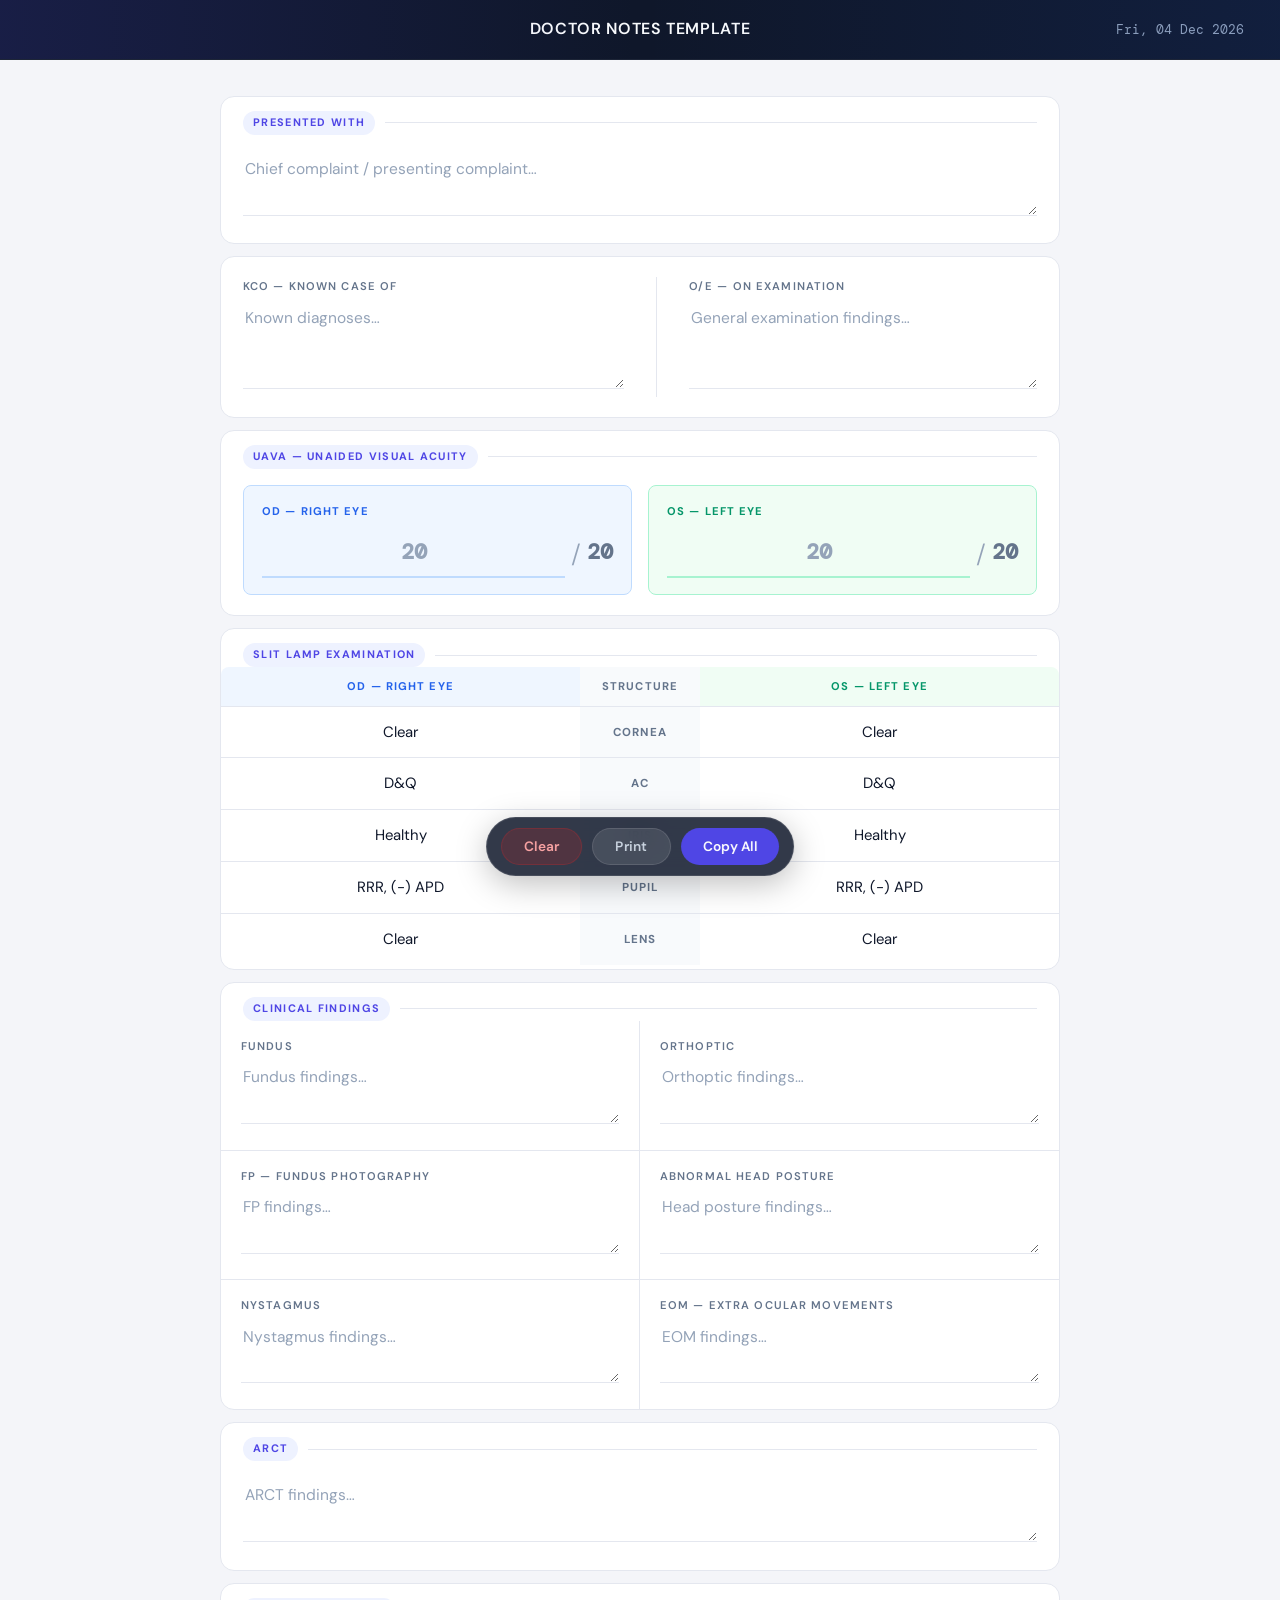
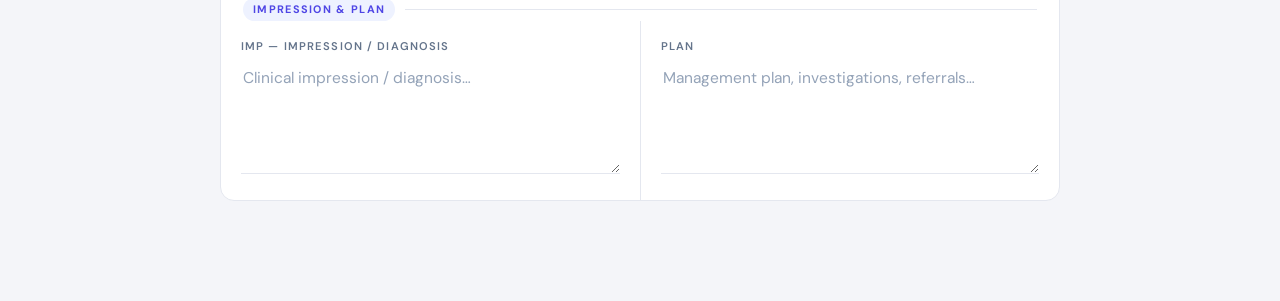
<file: index.html>
<!doctype html>
<html lang="en">
  <head>
    <meta charset="UTF-8" />
    <meta name="viewport" content="width=device-width, initial-scale=1.0" />
    <title>Doctor Notes Template</title>
    <link rel="preconnect" href="https://fonts.googleapis.com" />
    <link rel="preconnect" href="https://fonts.gstatic.com" crossorigin />
    <link href="https://fonts.googleapis.com/css2?family=DM+Sans:opsz,wght@9..40,300;9..40,400;9..40,500;9..40,600;9..40,700&family=DM+Mono:wght@400;500&display=swap" rel="stylesheet" />
    <link rel="stylesheet" href="style.css" />
  </head>
  <body>

    <header>
      <div></div>
      <div class="header-title">Doctor Notes Template</div>
      <div class="header-date" id="datetime"></div>
    </header>

    <div class="page">

      <!-- Patient Presented With -->
      <div class="section">
        <div class="section-header">
          <span class="section-tag">Presented With</span>
          <div class="section-rule"></div>
        </div>
        <div class="section-body">
          <textarea id="presentedWith" placeholder="Chief complaint / presenting complaint…" rows="2"></textarea>
        </div>
      </div>

      <!-- KCO & O/E -->
      <div class="section">
        <div class="section-body" style="padding-top:20px;">
          <div class="cols-2">
            <div>
              <div class="field-label">KCO — Known Case Of</div>
              <textarea id="kco" placeholder="Known diagnoses…" rows="3"></textarea>
            </div>
            <div>
              <div class="field-label">O/E — On Examination</div>
              <textarea id="oe" placeholder="General examination findings…" rows="3"></textarea>
            </div>
          </div>
        </div>
      </div>

      <!-- Visual Acuity -->
      <div class="section">
        <div class="section-header">
          <span class="section-tag">UAVA — Unaided Visual Acuity</span>
          <div class="section-rule"></div>
        </div>
        <div class="section-body">
          <div class="va-grid">
            <div class="va-eye od">
              <div class="va-eye-label">OD &mdash; Right Eye</div>
              <div class="va-fraction">
                <input type="text" id="vaODNum" placeholder="20" />
                <span class="va-slash">/</span>
                <span class="va-denom">20</span>
              </div>
            </div>
            <div class="va-eye os">
              <div class="va-eye-label">OS &mdash; Left Eye</div>
              <div class="va-fraction">
                <input type="text" id="vaOSNum" placeholder="20" />
                <span class="va-slash">/</span>
                <span class="va-denom">20</span>
              </div>
            </div>
          </div>
        </div>
      </div>

      <!-- Slit Lamp Examination -->
      <div class="section">
        <div class="section-header">
          <span class="section-tag">Slit Lamp Examination</span>
          <div class="section-rule"></div>
        </div>
        <div class="section-body" style="padding: 0 0 4px;">
          <table class="slit-table">
            <thead>
              <tr>
                <th class="col-od">OD — Right Eye</th>
                <th class="col-struct">Structure</th>
                <th class="col-os">OS — Left Eye</th>
              </tr>
            </thead>
            <tbody id="slitLampBody"></tbody>
          </table>
        </div>
      </div>

      <!-- Findings -->
      <div class="section">
        <div class="section-header">
          <span class="section-tag">Clinical Findings</span>
          <div class="section-rule"></div>
        </div>
        <div class="findings-grid">
          <div class="finding-item">
            <div class="field-label">Fundus</div>
            <textarea id="fundus" placeholder="Fundus findings…" rows="2"></textarea>
          </div>
          <div class="finding-item">
            <div class="field-label">Orthoptic</div>
            <textarea id="orthoptic" placeholder="Orthoptic findings…" rows="2"></textarea>
          </div>
          <div class="finding-item">
            <div class="field-label">FP — Fundus Photography</div>
            <textarea id="fp" placeholder="FP findings…" rows="2"></textarea>
          </div>
          <div class="finding-item">
            <div class="field-label">Abnormal Head Posture</div>
            <textarea id="ahp" placeholder="Head posture findings…" rows="2"></textarea>
          </div>
          <div class="finding-item">
            <div class="field-label">Nystagmus</div>
            <textarea id="nystagmus" placeholder="Nystagmus findings…" rows="2"></textarea>
          </div>
          <div class="finding-item">
            <div class="field-label">EOM — Extra Ocular Movements</div>
            <textarea id="eom" placeholder="EOM findings…" rows="2"></textarea>
          </div>
        </div>
      </div>

      <!-- ARCT -->
      <div class="section">
        <div class="section-header">
          <span class="section-tag">ARCT</span>
          <div class="section-rule"></div>
        </div>
        <div class="section-body">
          <textarea id="arct" placeholder="ARCT findings…" rows="2"></textarea>
        </div>
      </div>

      <!-- Impression & Plan -->
      <div class="section">
        <div class="section-header">
          <span class="section-tag">Impression &amp; Plan</span>
          <div class="section-rule"></div>
        </div>
        <div class="imp-plan-grid">
          <div>
            <div class="field-label">IMP — Impression / Diagnosis</div>
            <textarea id="imp" placeholder="Clinical impression / diagnosis…" rows="4"></textarea>
          </div>
          <div>
            <div class="field-label">Plan</div>
            <textarea id="plan" placeholder="Management plan, investigations, referrals…" rows="4"></textarea>
          </div>
        </div>
      </div>

    </div><!-- /page -->

    <!-- Floating Action Bar -->
    <div class="action-bar">
      <button class="btn-clear" onclick="clearForm()">Clear</button>
      <button class="btn-print" onclick="window.print()">Print</button>
      <button class="btn-copy"  onclick="copyAll()">Copy All</button>
    </div>

    <div id="toast"></div>

    <script src="script.js"></script>
  </body>
</html>
</file>
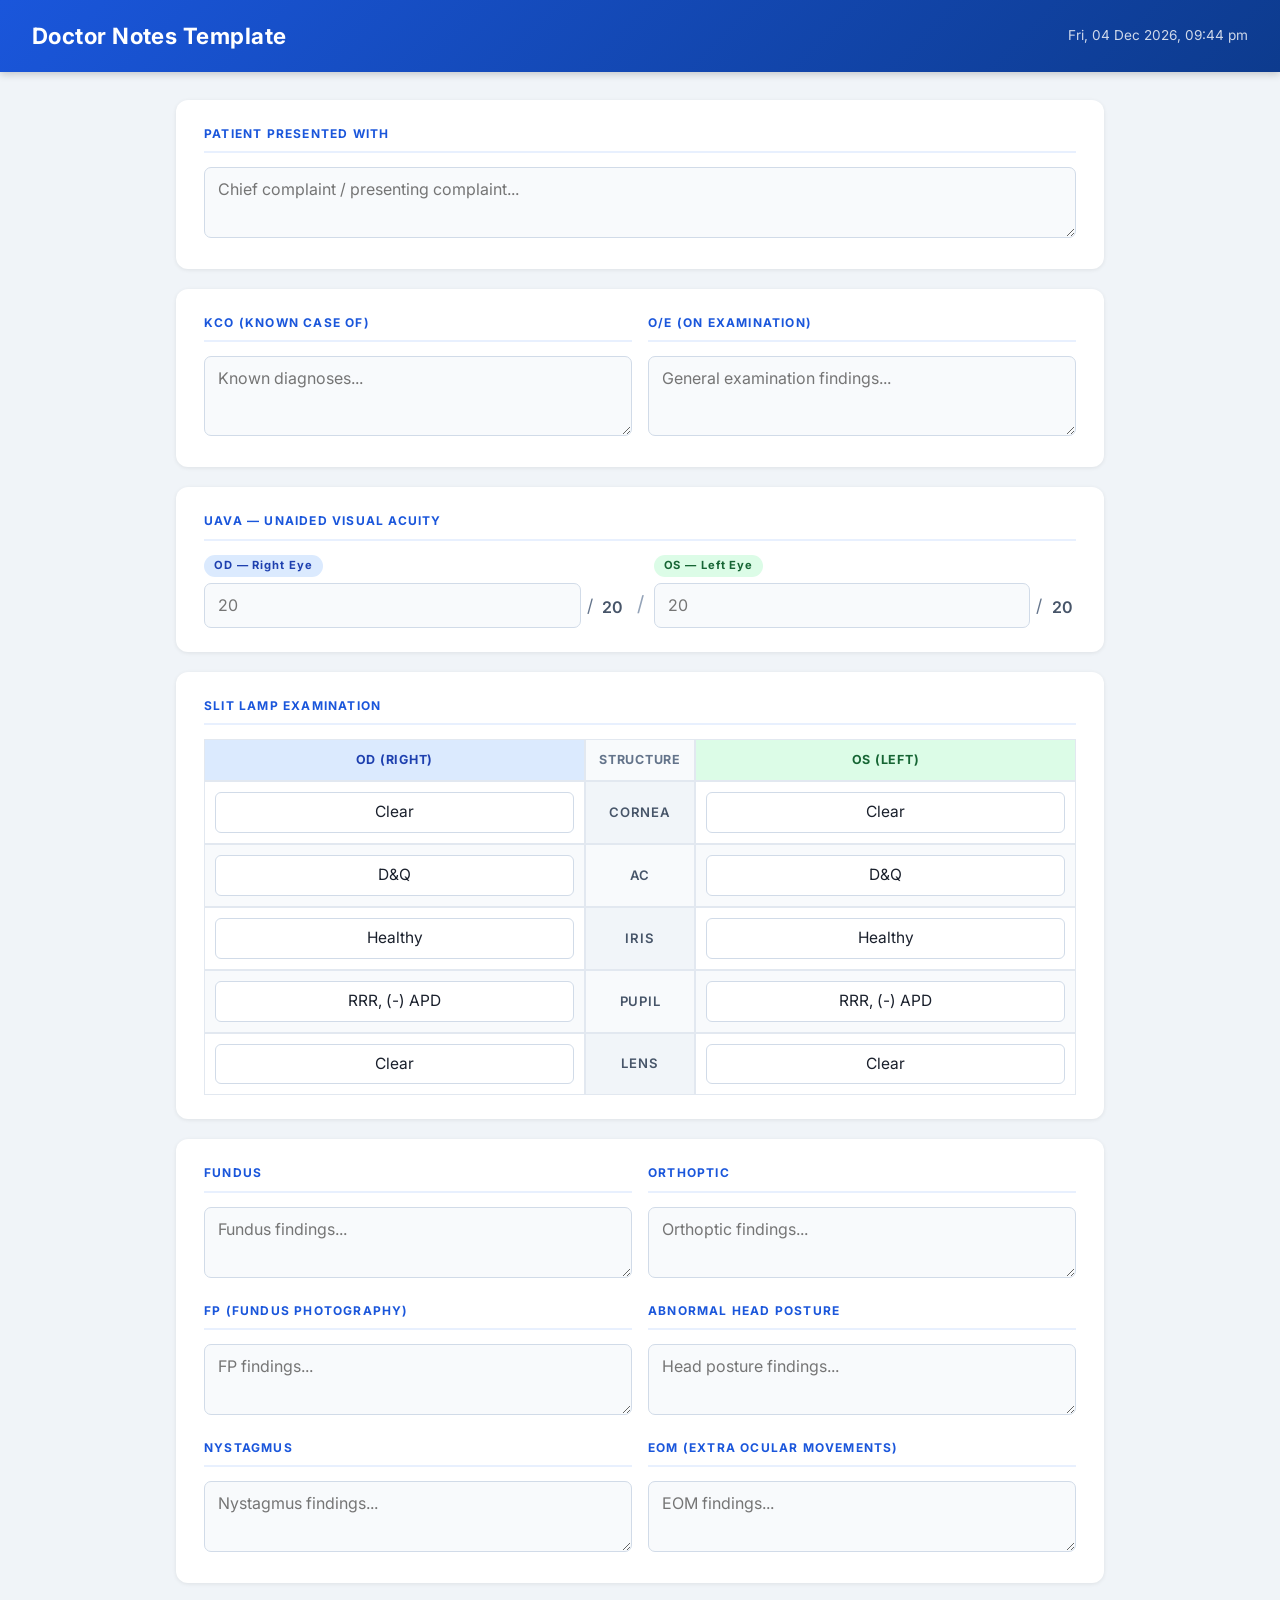
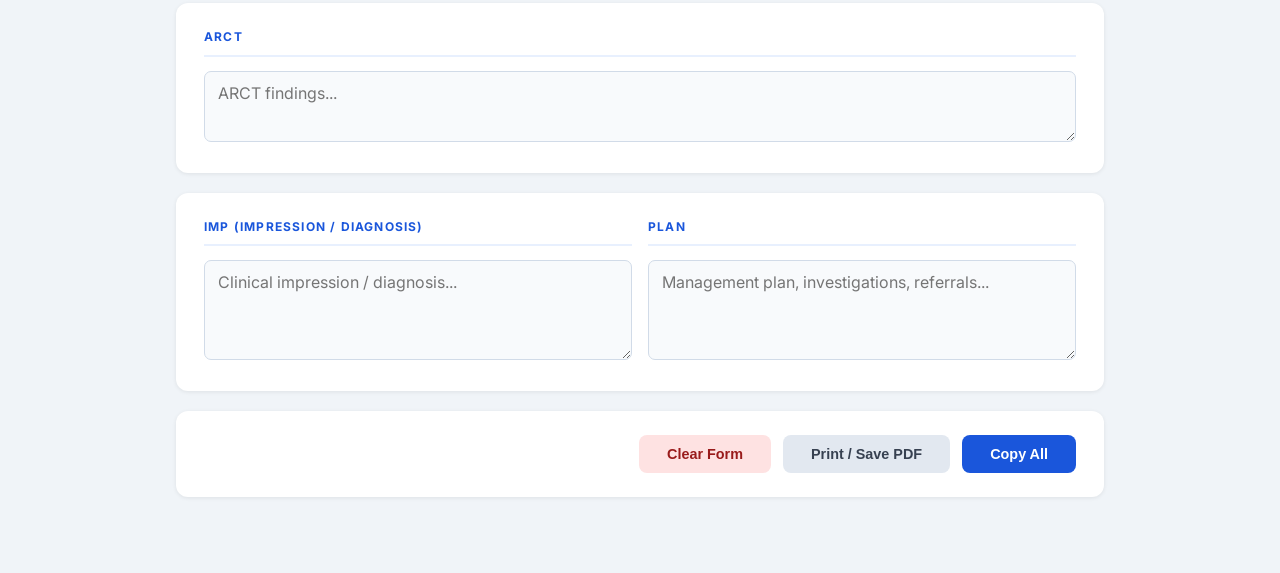
<file: doctor-template.html>
<!doctype html>
<html lang="en">
  <head>
    <meta charset="UTF-8" />
    <meta name="viewport" content="width=device-width, initial-scale=1.0" />
    <title>Doctor Notes Template</title>
    <link rel="preconnect" href="https://fonts.googleapis.com" />
    <link rel="preconnect" href="https://fonts.gstatic.com" crossorigin />
    <link href="https://fonts.googleapis.com/css2?family=Inter:wght@400;500;600;700&display=swap" rel="stylesheet" />
    <style>
      *,
      *::before,
      *::after {
        box-sizing: border-box;
        margin: 0;
        padding: 0;
      }

      body {
        font-family: "Inter", "Segoe UI", system-ui, sans-serif;
        background: #f0f4f8;
        color: #1a202c;
        min-height: 100vh;
        font-size: 15px;
        line-height: 1.6;
      }

      header {
        background: linear-gradient(135deg, #1a56db 0%, #0d3b8e 100%);
        color: white;
        padding: 18px 32px;
        display: flex;
        align-items: center;
        justify-content: space-between;
        box-shadow: 0 2px 8px rgba(0, 0, 0, 0.2);
      }
      header h1 {
        font-size: 1.4rem;
        font-weight: 700;
        letter-spacing: 0.02em;
      }
      header span {
        font-size: 0.85rem;
        opacity: 0.8;
      }

      .container {
        max-width: 960px;
        margin: 28px auto;
        padding: 0 16px 48px;
        display: flex;
        flex-direction: column;
        gap: 20px;
      }

      .card {
        background: white;
        border-radius: 12px;
        padding: 24px 28px;
        box-shadow: 0 1px 4px rgba(0, 0, 0, 0.08);
      }

      .card-title {
        font-size: 0.75rem;
        font-weight: 700;
        letter-spacing: 0.1em;
        text-transform: uppercase;
        color: #1a56db;
        margin-bottom: 14px;
        padding-bottom: 8px;
        border-bottom: 2px solid #e8f0fe;
      }

      label {
        display: block;
        font-size: 0.78rem;
        font-weight: 600;
        color: #4a5568;
        margin-bottom: 5px;
        text-transform: uppercase;
        letter-spacing: 0.06em;
      }

      input[type="text"],
      textarea,
      select {
        width: 100%;
        padding: 9px 13px;
        border: 1.5px solid #d1dbe8;
        border-radius: 7px;
        font-size: 1rem;
        color: #1a202c;
        background: #f8fafc;
        transition:
          border-color 0.2s,
          box-shadow 0.2s;
        outline: none;
        font-family: inherit;
        line-height: 1.6;
      }
      input[type="text"]:focus,
      textarea:focus,
      select:focus {
        border-color: #1a56db;
        box-shadow: 0 0 0 3px rgba(26, 86, 219, 0.12);
        background: white;
      }
      textarea {
        resize: vertical;
        min-height: 70px;
      }

      .grid-2 {
        display: grid;
        grid-template-columns: 1fr 1fr;
        gap: 16px;
      }
      .grid-3 {
        display: grid;
        grid-template-columns: 1fr 1fr 1fr;
        gap: 16px;
      }

      /* Visual Acuity */
      .va-row {
        display: grid;
        grid-template-columns: 1fr auto 1fr;
        gap: 10px;
        align-items: end;
      }
      .va-eye-label {
        display: flex;
        align-items: center;
        gap: 8px;
        margin-bottom: 6px;
      }
      .eye-badge {
        display: inline-block;
        padding: 2px 10px;
        border-radius: 20px;
        font-size: 0.7rem;
        font-weight: 700;
        letter-spacing: 0.08em;
      }
      .eye-badge.od {
        background: #dbeafe;
        color: #1e40af;
      }
      .eye-badge.os {
        background: #dcfce7;
        color: #166534;
      }
      .va-slash {
        font-size: 1.3rem;
        color: #94a3b8;
        padding-bottom: 8px;
        text-align: center;
      }
      .va-group {
        display: flex;
        gap: 6px;
        align-items: end;
      }
      .va-group input {
        flex: 1;
      }
      .va-group .va-denom {
        padding-bottom: 8px;
        font-size: 1.1rem;
        color: #64748b;
      }
      .va-fixed {
        padding-bottom: 8px;
        font-size: 1rem;
        font-weight: 600;
        color: #475569;
        min-width: 28px;
        text-align: center;
      }

      /* Slit Lamp Table */
      .slit-lamp-table {
        width: 100%;
        border-collapse: separate;
        border-spacing: 0;
        margin-top: 4px;
      }
      .slit-lamp-table th,
      .slit-lamp-table td {
        padding: 10px 10px;
        text-align: center;
        border: 1px solid #e2e8f0;
      }
      .slit-lamp-table thead tr th {
        background: #f1f5f9;
        font-size: 0.78rem;
        font-weight: 700;
        letter-spacing: 0.06em;
        text-transform: uppercase;
        color: #475569;
      }
      .slit-lamp-table thead tr th.od-head {
        background: #dbeafe;
        color: #1e40af;
      }
      .slit-lamp-table thead tr th.os-head {
        background: #dcfce7;
        color: #166534;
      }
      .slit-lamp-table thead tr th.struct-head {
        background: #f8fafc;
        color: #64748b;
      }
      .slit-lamp-table tbody tr:nth-child(even) td {
        background: #f8fafc;
      }
      .slit-lamp-table tbody tr:hover td {
        background: #eff6ff;
      }
      .slit-lamp-table td.struct-name {
        font-size: 0.82rem;
        font-weight: 600;
        text-transform: uppercase;
        letter-spacing: 0.06em;
        color: #475569;
        background: #f1f5f9;
        width: 110px;
      }
      .slit-lamp-table td input {
        width: 100%;
        border: 1.5px solid #d1dbe8;
        border-radius: 6px;
        padding: 7px 8px;
        font-size: 0.97rem;
        text-align: center;
        background: white;
        outline: none;
        font-family: inherit;
        transition:
          border-color 0.2s,
          box-shadow 0.2s;
      }
      .slit-lamp-table td input:focus {
        border-color: #1a56db;
        box-shadow: 0 0 0 3px rgba(26, 86, 219, 0.12);
      }

      /* Findings grid */
      .findings-grid {
        display: grid;
        grid-template-columns: 1fr 1fr;
        gap: 16px;
      }
      @media (max-width: 580px) {
        .findings-grid,
        .grid-2,
        .grid-3 {
          grid-template-columns: 1fr;
        }
        .va-row {
          grid-template-columns: 1fr;
        }
        .va-slash {
          display: none;
        }
      }

      /* Actions */
      .actions {
        display: flex;
        gap: 12px;
        justify-content: flex-end;
        flex-wrap: wrap;
      }
      button {
        padding: 11px 28px;
        border-radius: 8px;
        font-size: 0.9rem;
        font-weight: 600;
        cursor: pointer;
        border: none;
        transition:
          background 0.18s,
          transform 0.1s;
      }
      button:active {
        transform: scale(0.97);
      }
      .btn-primary {
        background: #1a56db;
        color: white;
      }
      .btn-primary:hover {
        background: #1648c0;
      }
      .btn-secondary {
        background: #e2e8f0;
        color: #374151;
      }
      .btn-secondary:hover {
        background: #cbd5e1;
      }
      .btn-danger {
        background: #fee2e2;
        color: #991b1b;
      }
      .btn-danger:hover {
        background: #fecaca;
      }
      .btn-copy {
        background: #1a56db;
        color: white;
        border: none;
      }
      .btn-copy:hover {
        background: #1648c0;
      }

      /* Print preview */
      .print-area {
        display: none;
      }
      @media print {
        body {
          background: white;
        }
        header,
        .actions,
        .card-title {
          -webkit-print-color-adjust: exact;
          print-color-adjust: exact;
        }
        .print-hide {
          display: none;
        }
      }

      /* Toast */
      #toast {
        position: fixed;
        bottom: 32px;
        right: 32px;
        background: #1a56db;
        color: white;
        padding: 14px 24px;
        border-radius: 10px;
        font-size: 0.9rem;
        font-weight: 600;
        box-shadow: 0 4px 16px rgba(0, 0, 0, 0.18);
        transform: translateY(80px);
        opacity: 0;
        transition:
          transform 0.3s,
          opacity 0.3s;
        z-index: 999;
      }
      #toast.show {
        transform: translateY(0);
        opacity: 1;
      }
    </style>
  </head>
  <body>
    <header>
      <h1>Doctor Notes Template</h1>
      <span id="datetime"></span>
    </header>

    <div class="container">
      <!-- Presentation -->
      <div class="card">
        <div class="card-title">Patient Presented With</div>
        <textarea
          id="presentedWith"
          placeholder="Chief complaint / presenting complaint..."></textarea>
      </div>

      <!-- KCO & O/E -->
      <div class="card">
        <div class="grid-2">
          <div>
            <div class="card-title">KCO (Known Case Of)</div>
            <textarea id="kco" placeholder="Known diagnoses..." style="min-height: 80px"></textarea>
          </div>
          <div>
            <div class="card-title">O/E (On Examination)</div>
            <textarea
              id="oe"
              placeholder="General examination findings..."
              style="min-height: 80px"></textarea>
          </div>
        </div>
      </div>

      <!-- Visual Acuity -->
      <div class="card">
        <div class="card-title">UAVA — Unaided Visual Acuity</div>
        <div class="va-row">
          <div>
            <div class="va-eye-label"><span class="eye-badge od">OD — Right Eye</span></div>
            <div class="va-group">
              <input type="text" id="vaODNum" placeholder="20" />
              <span class="va-denom">/</span>
              <span class="va-fixed">20</span>
            </div>
          </div>
          <div class="va-slash">/</div>
          <div>
            <div class="va-eye-label"><span class="eye-badge os">OS — Left Eye</span></div>
            <div class="va-group">
              <input type="text" id="vaOSNum" placeholder="20" />
              <span class="va-denom">/</span>
              <span class="va-fixed">20</span>
            </div>
          </div>
        </div>
      </div>

      <!-- Slit Lamp Examination -->
      <div class="card">
        <div class="card-title">Slit Lamp Examination</div>
        <table class="slit-lamp-table">
          <thead>
            <tr>
              <th class="od-head">OD (Right)</th>
              <th class="struct-head">Structure</th>
              <th class="os-head">OS (Left)</th>
            </tr>
          </thead>
          <tbody id="slitLampBody">
            <!-- Rows injected by JS -->
          </tbody>
        </table>
      </div>

      <!-- Fundus & Orthoptic -->
      <div class="card">
        <div class="findings-grid">
          <div>
            <div class="card-title">Fundus</div>
            <textarea id="fundus" placeholder="Fundus findings..."></textarea>
          </div>
          <div>
            <div class="card-title">Orthoptic</div>
            <textarea id="orthoptic" placeholder="Orthoptic findings..."></textarea>
          </div>
          <div>
            <div class="card-title">FP (Fundus Photography)</div>
            <textarea id="fp" placeholder="FP findings..."></textarea>
          </div>
          <div>
            <div class="card-title">Abnormal Head Posture</div>
            <textarea id="ahp" placeholder="Head posture findings..."></textarea>
          </div>
          <div>
            <div class="card-title">Nystagmus</div>
            <textarea id="nystagmus" placeholder="Nystagmus findings..."></textarea>
          </div>
          <div>
            <div class="card-title">EOM (Extra Ocular Movements)</div>
            <textarea id="eom" placeholder="EOM findings..."></textarea>
          </div>
        </div>
      </div>

      <!-- ARCT -->
      <div class="card">
        <div class="card-title">ARCT</div>
        <textarea id="arct" placeholder="ARCT findings..."></textarea>
      </div>

      <!-- Impression & Plan -->
      <div class="card">
        <div class="grid-2">
          <div>
            <div class="card-title">IMP (Impression / Diagnosis)</div>
            <textarea
              id="imp"
              placeholder="Clinical impression / diagnosis..."
              style="min-height: 100px"></textarea>
          </div>
          <div>
            <div class="card-title">Plan</div>
            <textarea
              id="plan"
              placeholder="Management plan, investigations, referrals..."
              style="min-height: 100px"></textarea>
          </div>
        </div>
      </div>

      <!-- Actions -->
      <div class="card print-hide">
        <div class="actions">
          <button class="btn-danger" onclick="clearForm()">Clear Form</button>
          <button class="btn-secondary" onclick="window.print()">Print / Save PDF</button>
          <button class="btn-copy" onclick="copyAll()">Copy All</button>
        </div>
      </div>
    </div>

    <div id="toast"></div>

    <script>
      // ── Slit lamp rows (structure: [label, OD default, OS default]) ──
      const slitRows = [
        ["Cornea", "Clear", "Clear"],
        ["AC", "D&Q", "D&Q"],
        ["Iris", "Healthy", "Healthy"],
        ["Pupil", "RRR, (-) APD", "RRR, (-) APD"],
        ["Lens", "Clear", "Clear"],
      ];

      function buildSlitLamp() {
        const tbody = document.getElementById("slitLampBody");
        slitRows.forEach(([struct, odDef, osDef]) => {
          const tr = document.createElement("tr");
          tr.innerHTML = `
        <td><input type="text" value="${odDef}" data-struct="${struct}" data-side="od" /></td>
        <td class="struct-name">${struct}</td>
        <td><input type="text" value="${osDef}" data-struct="${struct}" data-side="os" /></td>`;
          tbody.appendChild(tr);
        });
      }

      // ── Date/time header ──
      function updateClock() {
        const el = document.getElementById("datetime");
        const now = new Date();
        el.textContent = now.toLocaleString("en-GB", {
          weekday: "short",
          day: "2-digit",
          month: "short",
          year: "numeric",
          hour: "2-digit",
          minute: "2-digit",
          hour12: true,
        });
      }

      function v(id) {
        return document.getElementById(id).value;
      }
      function sv(id, val) {
        const el = document.getElementById(id);
        if (el) el.value = val ?? "";
      }

      function line(label, val) {
        return val && val.trim() ? label + ": " + val.trim() + "\n" : "";
      }

      function copyAll() {
        const vaOD = (v("vaODNum") || "__") + "/20";
        const vaOS = (v("vaOSNum") || "__") + "/20";

        let slitText = "\nSLIT LAMP:\n";
        slitText += "Structure".padEnd(14) + "OD".padEnd(22) + "OS\n";
        slitText += "-".repeat(54) + "\n";
        document.querySelectorAll("#slitLampBody tr").forEach((tr) => {
          const inputs = tr.querySelectorAll("input");
          const struct = tr.querySelector(".struct-name")?.textContent ?? "";
          const od = inputs[0]?.value ?? "";
          const os = inputs[1]?.value ?? "";
          slitText += struct.padEnd(14) + od.padEnd(22) + os + "\n";
        });

        let text = "";
        text += line("PATIENT PRESENTED WITH", v("presentedWith"));
        text += line("KCO", v("kco"));
        text += line("O/E", v("oe"));
        text += "UAVA: OD: " + vaOD + "   OS: " + vaOS + "\n";
        text += slitText;
        text += line("\nFUNDUS", v("fundus"));
        text += line("ORTHOPTIC", v("orthoptic"));
        text += line("FP", v("fp"));
        text += line("ABNORMAL HEAD POSTURE", v("ahp"));
        text += line("NYSTAGMUS", v("nystagmus"));
        text += line("EOM", v("eom"));
        text += line("ARCT", v("arct"));
        text += line("\nIMP", v("imp"));
        text += line("PLAN", v("plan"));

        navigator.clipboard
          .writeText(text.trim())
          .then(() => {
            showToast("Copied to clipboard!");
          })
          .catch(() => {
            // fallback for older browsers
            const ta = document.createElement("textarea");
            ta.value = text.trim();
            ta.style.position = "fixed";
            ta.style.opacity = "0";
            document.body.appendChild(ta);
            ta.select();
            document.execCommand("copy");
            document.body.removeChild(ta);
            showToast("Copied to clipboard!");
          });
      }

      function clearForm() {
        if (!confirm("Clear all fields and reset to defaults?")) return;
        [
          "presentedWith",
          "kco",
          "oe",
          "vaODNum",
          "vaODDen",
          "vaOSNum",
          "vaOSDen",
          "fundus",
          "orthoptic",
          "fp",
          "ahp",
          "nystagmus",
          "eom",
          "arct",
          "imp",
          "plan",
        ].forEach((id) => sv(id, ""));
        document.querySelectorAll("#slitLampBody input").forEach((inp) => {
          const row = slitRows.find((r) => r[0] === inp.dataset.struct);
          if (row) inp.value = inp.dataset.side === "od" ? row[1] : row[2];
        });
        showToast("Form cleared.");
      }

      function showToast(msg) {
        const t = document.getElementById("toast");
        t.textContent = msg;
        t.classList.add("show");
        setTimeout(() => t.classList.remove("show"), 2800);
      }

      // ── Init ──
      buildSlitLamp();
      updateClock();
      setInterval(updateClock, 60000);
    </script>
  </body>
</html>
</file>
<file: style.css>
*, *::before, *::after { box-sizing: border-box; margin: 0; padding: 0; }

:root {
  --bg:        #f4f5f9;
  --surface:   #ffffff;
  --border:    #e4e7ef;
  --text:      #0f172a;
  --muted:     #64748b;
  --faint:     #94a3b8;
  --od:        #2563eb;
  --od-light:  #eff6ff;
  --od-mid:    #bfdbfe;
  --os:        #059669;
  --os-light:  #f0fdf4;
  --os-mid:    #a7f3d0;
  --accent:    #4f46e5;
  --accent-lt: #eef2ff;
  --danger:    #dc2626;
  --danger-lt: #fef2f2;
  --radius:    14px;
  --radius-sm: 8px;
}

html { scroll-behavior: smooth; }

body {
  font-family: "DM Sans", system-ui, sans-serif;
  background: var(--bg);
  color: var(--text);
  min-height: 100vh;
  font-size: 15px;
  line-height: 1.65;
  padding-bottom: 100px;
}

/* ── HEADER ── */
header {
  background: #0f172a;
  position: sticky;
  top: 0;
  z-index: 100;
  display: grid;
  grid-template-columns: 1fr auto 1fr;
  align-items: center;
  padding: 0 36px;
  height: 60px;
  border-bottom: 1px solid rgba(255,255,255,0.06);
}
header::before {
  content: '';
  position: absolute;
  inset: 0;
  background: linear-gradient(90deg, rgba(79,70,229,0.15) 0%, transparent 50%, rgba(37,99,235,0.1) 100%);
  pointer-events: none;
}
.header-title {
  grid-column: 2;
  color: #f8fafc;
  font-size: 1rem;
  font-weight: 600;
  letter-spacing: 0.04em;
  text-align: center;
  text-transform: uppercase;
}
.header-date {
  justify-self: end;
  font-size: 0.8rem;
  color: #94a3b8;
  font-weight: 400;
  font-family: "DM Mono", monospace;
}

/* ── LAYOUT ── */
.page {
  max-width: 880px;
  margin: 0 auto;
  padding: 36px 20px 0;
  display: flex;
  flex-direction: column;
  gap: 12px;
}

/* ── SECTION ── */
.section {
  background: var(--surface);
  border-radius: var(--radius);
  border: 1px solid var(--border);
  overflow: hidden;
  transition: box-shadow 0.2s;
}
.section:focus-within {
  box-shadow: 0 0 0 3px rgba(79,70,229,0.1);
  border-color: rgba(79,70,229,0.35);
}

.section-header {
  display: flex;
  align-items: center;
  gap: 10px;
  padding: 14px 22px 0;
}
.section-tag {
  font-size: 0.68rem;
  font-weight: 700;
  letter-spacing: 0.12em;
  text-transform: uppercase;
  color: var(--accent);
  background: var(--accent-lt);
  padding: 3px 10px;
  border-radius: 20px;
  white-space: nowrap;
}
.section-rule {
  flex: 1;
  height: 1px;
  background: var(--border);
}
.section-body {
  padding: 16px 22px 20px;
}

/* ── INPUTS ── */
textarea,
input[type="text"] {
  width: 100%;
  font-family: inherit;
  font-size: 0.97rem;
  color: var(--text);
  background: transparent;
  border: none;
  border-bottom: 1.5px solid var(--border);
  border-radius: 0;
  padding: 6px 2px 8px;
  outline: none;
  transition: border-color 0.2s;
  line-height: 1.6;
  resize: none;
}
textarea { min-height: 64px; resize: vertical; }
textarea:focus,
input[type="text"]:focus {
  border-bottom-color: var(--accent);
}
::placeholder { color: var(--faint); }

/* ── TWO-COL ── */
.cols-2 {
  display: grid;
  grid-template-columns: 1fr 1fr;
  gap: 0 32px;
}
.cols-2 > div + div {
  border-left: 1px solid var(--border);
  padding-left: 32px;
}

/* ── FIELD LABEL ── */
.field-label {
  font-size: 0.7rem;
  font-weight: 600;
  letter-spacing: 0.1em;
  text-transform: uppercase;
  color: var(--muted);
  margin-bottom: 4px;
}

/* ── VISUAL ACUITY ── */
.va-grid {
  display: grid;
  grid-template-columns: 1fr 1fr;
  gap: 16px;
}
.va-eye {
  border-radius: var(--radius-sm);
  padding: 16px 18px;
  display: flex;
  flex-direction: column;
  gap: 10px;
}
.va-eye.od { background: var(--od-light); border: 1px solid var(--od-mid); }
.va-eye.os { background: var(--os-light); border: 1px solid var(--os-mid); }
.va-eye-label {
  font-size: 0.7rem;
  font-weight: 700;
  letter-spacing: 0.1em;
  text-transform: uppercase;
}
.va-eye.od .va-eye-label { color: var(--od); }
.va-eye.os .va-eye-label { color: var(--os); }
.va-fraction {
  display: flex;
  align-items: center;
  gap: 6px;
}
.va-fraction input {
  flex: 1;
  font-size: 1.4rem;
  font-weight: 600;
  font-family: "DM Mono", monospace;
  text-align: center;
  padding: 4px 6px 6px;
  background: transparent;
  border: none;
  border-bottom: 2px solid;
  outline: none;
  transition: border-color 0.2s, opacity 0.2s;
  min-width: 0;
}
.va-eye.od .va-fraction input { border-color: var(--od-mid); color: var(--od); }
.va-eye.os .va-fraction input { border-color: var(--os-mid); color: var(--os); }
.va-eye.od .va-fraction input:focus { border-color: var(--od); }
.va-eye.os .va-fraction input:focus { border-color: var(--os); }
.va-slash {
  font-size: 1.6rem;
  font-weight: 300;
  color: var(--faint);
  line-height: 1;
  flex-shrink: 0;
}
.va-denom {
  font-size: 1.4rem;
  font-weight: 700;
  font-family: "DM Mono", monospace;
  color: var(--muted);
  flex-shrink: 0;
  padding-bottom: 4px;
}

/* ── SLIT LAMP ── */
.slit-table {
  width: 100%;
  border-collapse: collapse;
}
.slit-table thead th {
  padding: 10px 14px;
  font-size: 0.7rem;
  font-weight: 700;
  letter-spacing: 0.1em;
  text-transform: uppercase;
}
.slit-table thead th.col-od {
  color: var(--od);
  background: var(--od-light);
  border-radius: var(--radius-sm) 0 0 0;
  text-align: center;
}
.slit-table thead th.col-struct {
  color: var(--muted);
  background: #f8fafc;
  text-align: center;
  width: 120px;
}
.slit-table thead th.col-os {
  color: var(--os);
  background: var(--os-light);
  border-radius: 0 var(--radius-sm) 0 0;
  text-align: center;
}
.slit-table tbody tr {
  border-top: 1px solid var(--border);
}
.slit-table tbody tr:hover td { background: #fafbff; }
.slit-table td {
  padding: 8px 12px;
  vertical-align: middle;
}
.slit-table td.struct-cell {
  text-align: center;
  font-size: 0.72rem;
  font-weight: 700;
  letter-spacing: 0.1em;
  text-transform: uppercase;
  color: var(--muted);
  background: #f8fafc;
}
.slit-table td.od-cell,
.slit-table td.os-cell { text-align: center; }
.slit-table td input {
  width: 100%;
  font-family: inherit;
  font-size: 0.93rem;
  color: var(--text);
  background: transparent;
  border: 1px solid transparent;
  border-radius: 6px;
  padding: 6px 10px;
  outline: none;
  text-align: center;
  transition: background 0.15s, border-color 0.15s;
  line-height: 1.4;
}
.slit-table td.od-cell input:hover,
.slit-table td.od-cell input:focus {
  background: var(--od-light);
  border-color: var(--od-mid);
}
.slit-table td.os-cell input:hover,
.slit-table td.os-cell input:focus {
  background: var(--os-light);
  border-color: var(--os-mid);
}

/* ── FINDINGS 2-COL ── */
.findings-grid {
  display: grid;
  grid-template-columns: 1fr 1fr;
  gap: 0;
}
.finding-item {
  padding: 16px 20px 18px;
  border-right: 1px solid var(--border);
  border-bottom: 1px solid var(--border);
}
.finding-item:nth-child(2n) { border-right: none; }
.finding-item:nth-last-child(-n+2) { border-bottom: none; }
.finding-item:last-child:nth-child(odd) {
  border-bottom: none;
  border-right: none;
  grid-column: 1 / -1;
}

/* ── IMP / PLAN ── */
.imp-plan-grid {
  display: grid;
  grid-template-columns: 1fr 1fr;
  gap: 0;
}
.imp-plan-grid > div {
  padding: 16px 20px 18px;
}
.imp-plan-grid > div + div {
  border-left: 1px solid var(--border);
}
.imp-plan-grid textarea { min-height: 90px; }

/* ── ACTION BAR ── */
.action-bar {
  position: fixed;
  bottom: 24px;
  left: 50%;
  transform: translateX(-50%);
  display: flex;
  gap: 10px;
  background: rgba(15,23,42,0.85);
  backdrop-filter: blur(12px);
  -webkit-backdrop-filter: blur(12px);
  padding: 10px 14px;
  border-radius: 50px;
  border: 1px solid rgba(255,255,255,0.1);
  box-shadow: 0 8px 32px rgba(0,0,0,0.25);
  z-index: 200;
}
.action-bar button {
  padding: 9px 22px;
  border-radius: 50px;
  font-size: 0.85rem;
  font-weight: 600;
  font-family: inherit;
  cursor: pointer;
  border: none;
  letter-spacing: 0.02em;
  transition: background 0.16s, transform 0.1s, opacity 0.16s;
  white-space: nowrap;
}
.action-bar button:active { transform: scale(0.95); }
.btn-clear {
  background: rgba(220,38,38,0.18);
  color: #fca5a5;
  border: 1px solid rgba(220,38,38,0.25) !important;
}
.btn-clear:hover { background: rgba(220,38,38,0.28); }
.btn-print {
  background: rgba(255,255,255,0.1);
  color: #cbd5e1;
  border: 1px solid rgba(255,255,255,0.12) !important;
}
.btn-print:hover { background: rgba(255,255,255,0.18); }
.btn-copy {
  background: var(--accent);
  color: white;
}
.btn-copy:hover { background: #4338ca; }

/* ── TOAST ── */
#toast {
  position: fixed;
  bottom: 88px;
  left: 50%;
  transform: translateX(-50%) translateY(20px);
  background: #0f172a;
  color: #f8fafc;
  padding: 10px 20px;
  border-radius: 50px;
  font-size: 0.85rem;
  font-weight: 500;
  border: 1px solid rgba(255,255,255,0.1);
  box-shadow: 0 4px 20px rgba(0,0,0,0.2);
  opacity: 0;
  pointer-events: none;
  transition: opacity 0.25s, transform 0.25s;
  z-index: 300;
  white-space: nowrap;
}
#toast.show {
  opacity: 1;
  transform: translateX(-50%) translateY(0);
}

/* ── RESPONSIVE ── */
@media (max-width: 600px) {
  header {
    grid-template-columns: 1fr;
    grid-template-rows: auto auto;
    height: auto;
    padding: 14px 20px;
    text-align: center;
    gap: 4px;
  }
  header > div:first-child { display: none; }
  .header-title { grid-column: 1; }
  .header-date { grid-column: 1; justify-self: center; }

  .cols-2, .va-grid, .findings-grid, .imp-plan-grid {
    grid-template-columns: 1fr;
  }
  .cols-2 > div + div { border-left: none; padding-left: 0; border-top: 1px solid var(--border); padding-top: 16px; margin-top: 4px; }
  .finding-item { border-right: none; }
  .imp-plan-grid > div + div { border-left: none; border-top: 1px solid var(--border); }
}

/* ── PRINT ── */
@media print {
  body { background: white; padding-bottom: 0; }
  header { position: static; }
  .action-bar { display: none; }
  .section:focus-within { box-shadow: none; border-color: var(--border); }
}
</file>
